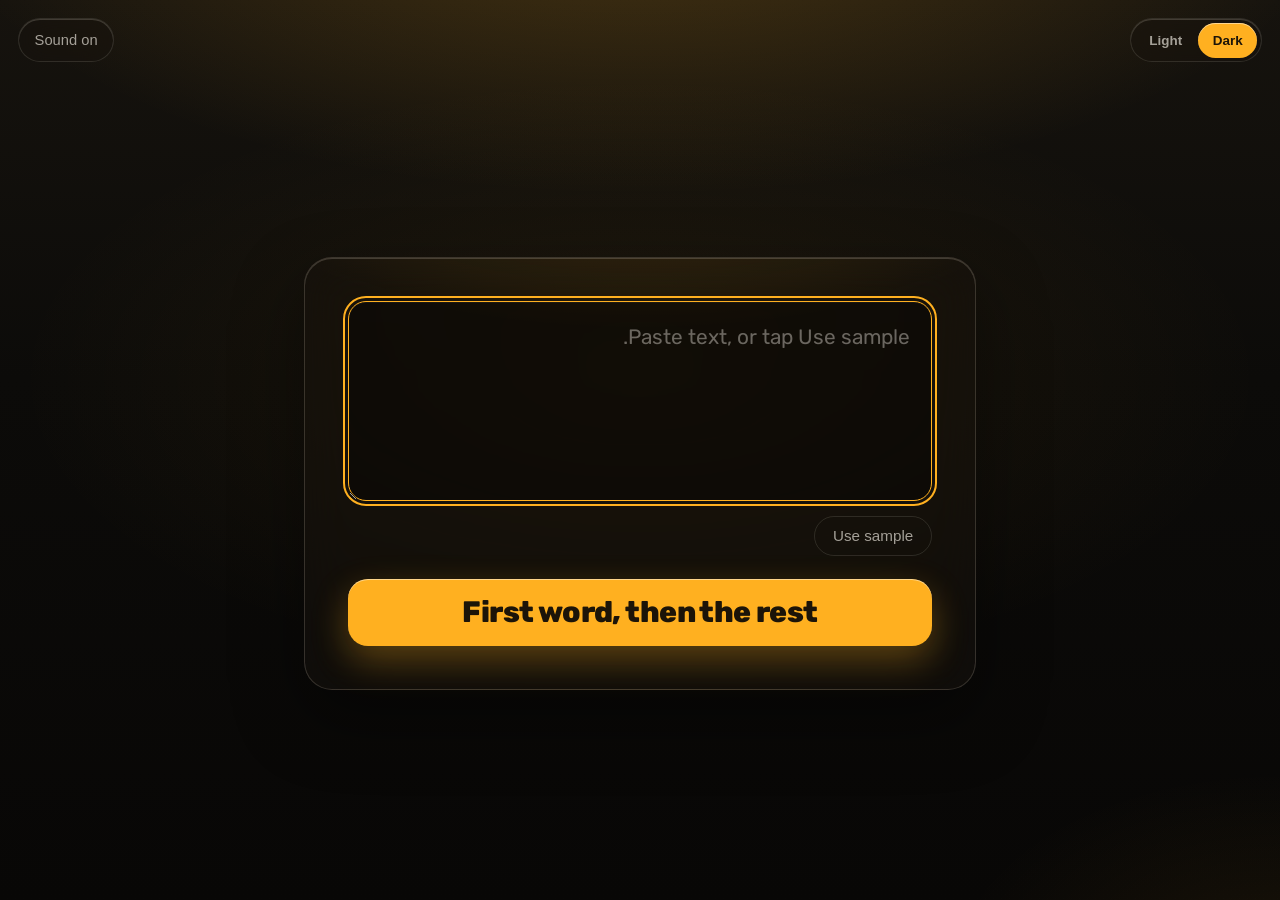
<file: index.html>
<!DOCTYPE html>
<html lang="en" dir="rtl" data-theme="dark">
<head>
  <meta charset="utf-8">
  <meta name="viewport" content="width=device-width, initial-scale=1, viewport-fit=cover, interactive-widget=resizes-content">
  <title>Hebrew typing</title>
  <link rel="icon" href="favicon.png?v=1" type="image/png">
  <meta name="description" content="Paste a passage and type it letter by letter.">
  <meta property="og:type" content="website">
  <meta property="og:title" content="Hebrew typing">
  <meta property="og:description" content="Paste a passage and type it letter by letter.">
  <meta property="og:url" content="https://pythongeek88.github.io/hebrew-typing-game/?v=2">
  <link rel="image_src" href="https://pythongeek88.github.io/hebrew-typing-game/preview.jpg">
  <meta property="og:image" content="https://pythongeek88.github.io/hebrew-typing-game/preview.jpg">
  <meta property="og:image:secure_url" content="https://pythongeek88.github.io/hebrew-typing-game/preview.jpg">
  <meta property="og:image:type" content="image/jpeg">
  <meta property="og:image:width" content="1200">
  <meta property="og:image:height" content="630">
  <meta property="og:image:alt" content="Amber Hebrew letter shin on a dark background">
  <meta itemprop="image" content="https://pythongeek88.github.io/hebrew-typing-game/preview.jpg">
  <meta name="twitter:card" content="summary_large_image">
  <meta name="twitter:title" content="Hebrew typing">
  <meta name="twitter:description" content="Paste a passage and type it letter by letter.">
  <meta name="twitter:image" content="https://pythongeek88.github.io/hebrew-typing-game/preview.jpg">
  <link rel="preconnect" href="https://fonts.googleapis.com">
  <link rel="preconnect" href="https://fonts.gstatic.com" crossorigin>
  <link href="https://fonts.googleapis.com/css2?family=Rubik:wght@400;500;600;700;800&amp;display=swap" rel="stylesheet">
  <link rel="stylesheet" href="css/styles.css">
</head>
<body>
  <button id="theme-switch" class="theme-switch" type="button" aria-label="Theme">
    <span data-theme-option="dark">Dark</span>
    <span data-theme-option="light">Light</span>
  </button>
  <button id="sound-toggle" class="sound-toggle" type="button" aria-pressed="true">Sound on</button>

  <section id="screen-setup" class="screen">
    <div class="panel">
      <textarea id="passage" dir="rtl" spellcheck="false"></textarea>
      <p id="empty-note" class="empty-note" hidden></p>
      <button id="use-sample" class="quiet" type="button">Use sample</button>
      <button id="start" class="start-button" type="button"></button>
    </div>
  </section>

  <section id="screen-play" class="screen screen-play" hidden tabindex="-1">
    <div class="stage">
      <div id="passage-strip" class="passage-strip" dir="rtl"></div>
      <p id="script-tag" class="script-tag" dir="ltr"></p>
      <div id="stage-word" class="stage-word"></div>
      <div id="space-step" class="space-step" hidden>
        <div class="spacebar">space</div>
      </div>
      <div class="play-meter">
        <div id="progress" class="progress" data-mark="0" aria-live="polite">
          <span id="progress-value">0%</span>
        </div>
        <div class="stats">
          <span id="stat-cpm"></span>
          <span id="stat-accuracy"></span>
        </div>
      </div>
      <button id="restart-play" class="quiet" type="button">Restart</button>
      <input id="key-catcher" class="key-catcher" type="text" enterkeyhint="done" autocomplete="off" autocorrect="off" autocapitalize="off" spellcheck="false" placeholder="Type here" aria-label="Type the next letter">
    </div>
  </section>

  <section id="screen-finish" class="screen" hidden>
    <div class="panel">
      <p id="finish-line"></p>
      <div id="finish-stats"></div>
      <div class="quiet-actions">
        <button id="restart-finish" class="quiet" type="button">Restart</button>
        <button id="edit-text" class="quiet" type="button">Edit text</button>
        <button id="clear-text" class="quiet" type="button">Clear text</button>
      </div>
    </div>
  </section>

  <script src="js/copy.js"></script>
  <script src="js/engine.js"></script>
  <script src="js/app.js"></script>
</body>
</html>
</file>
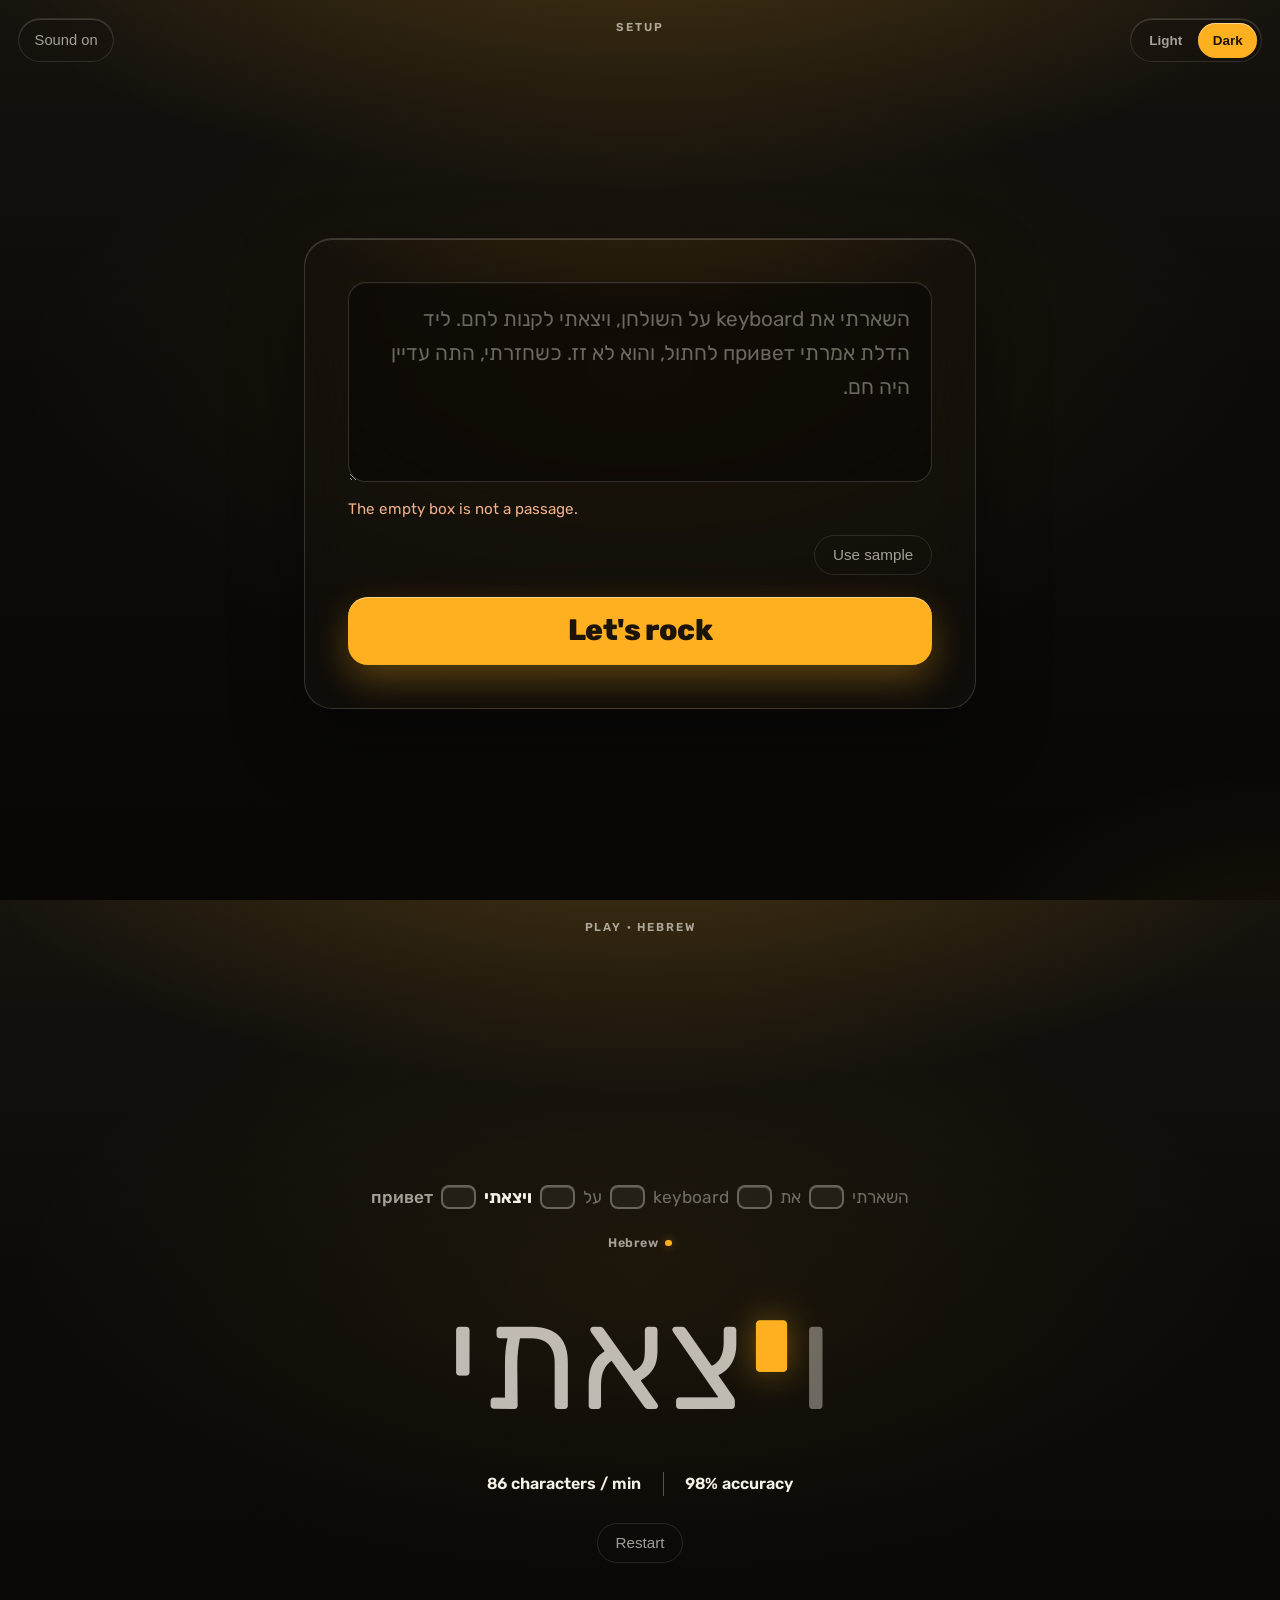
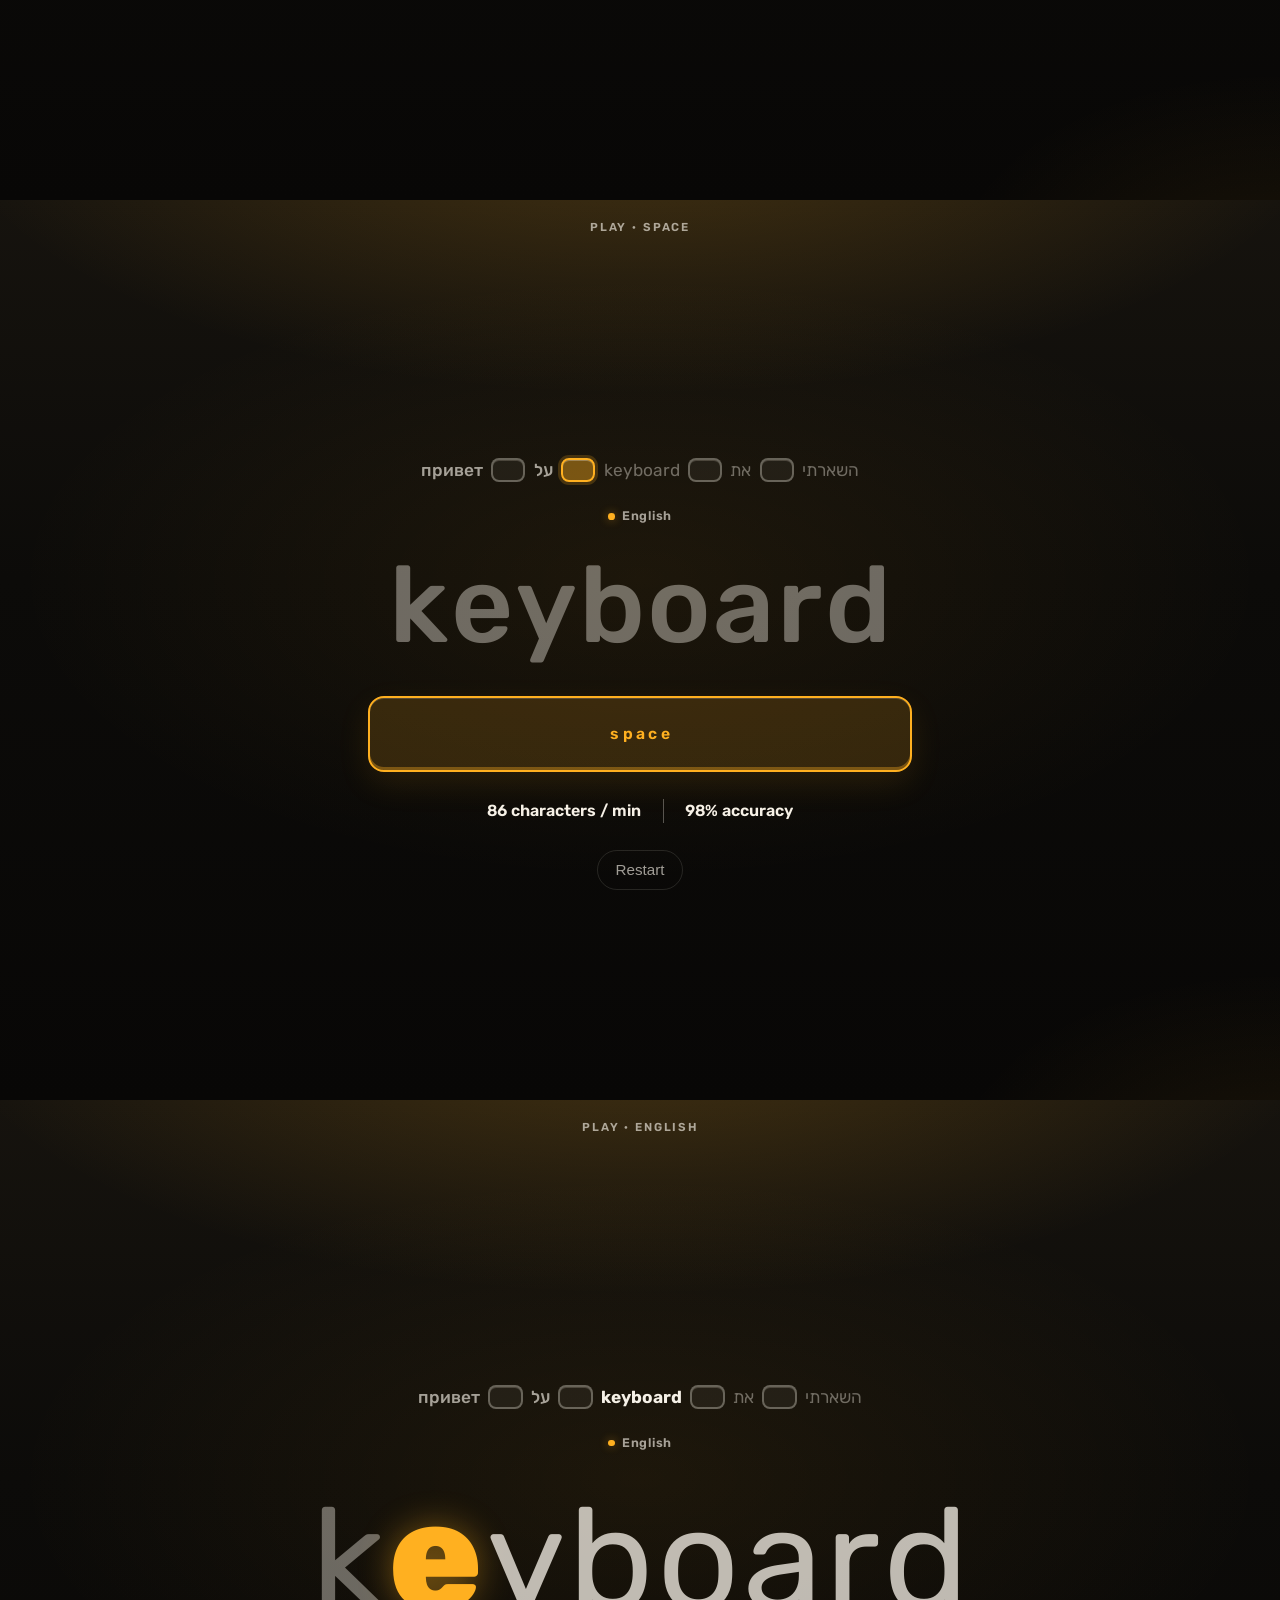
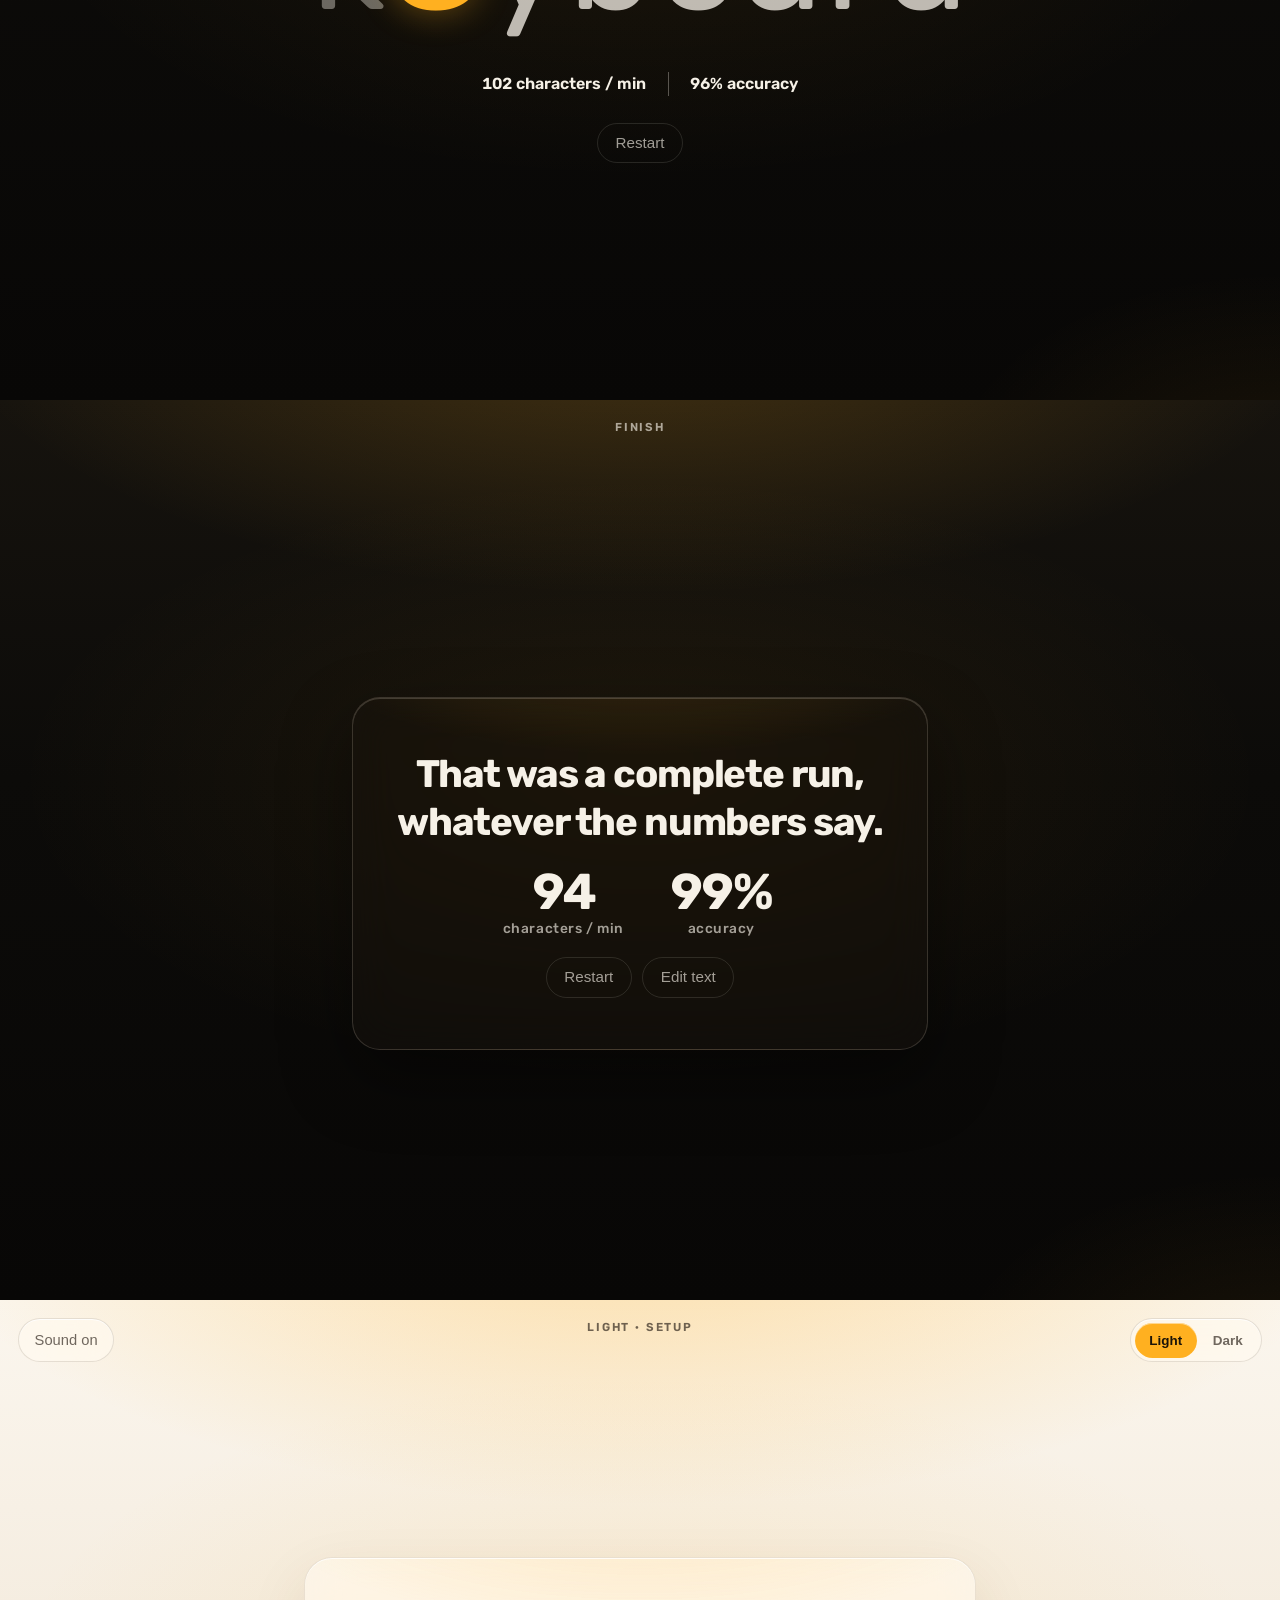
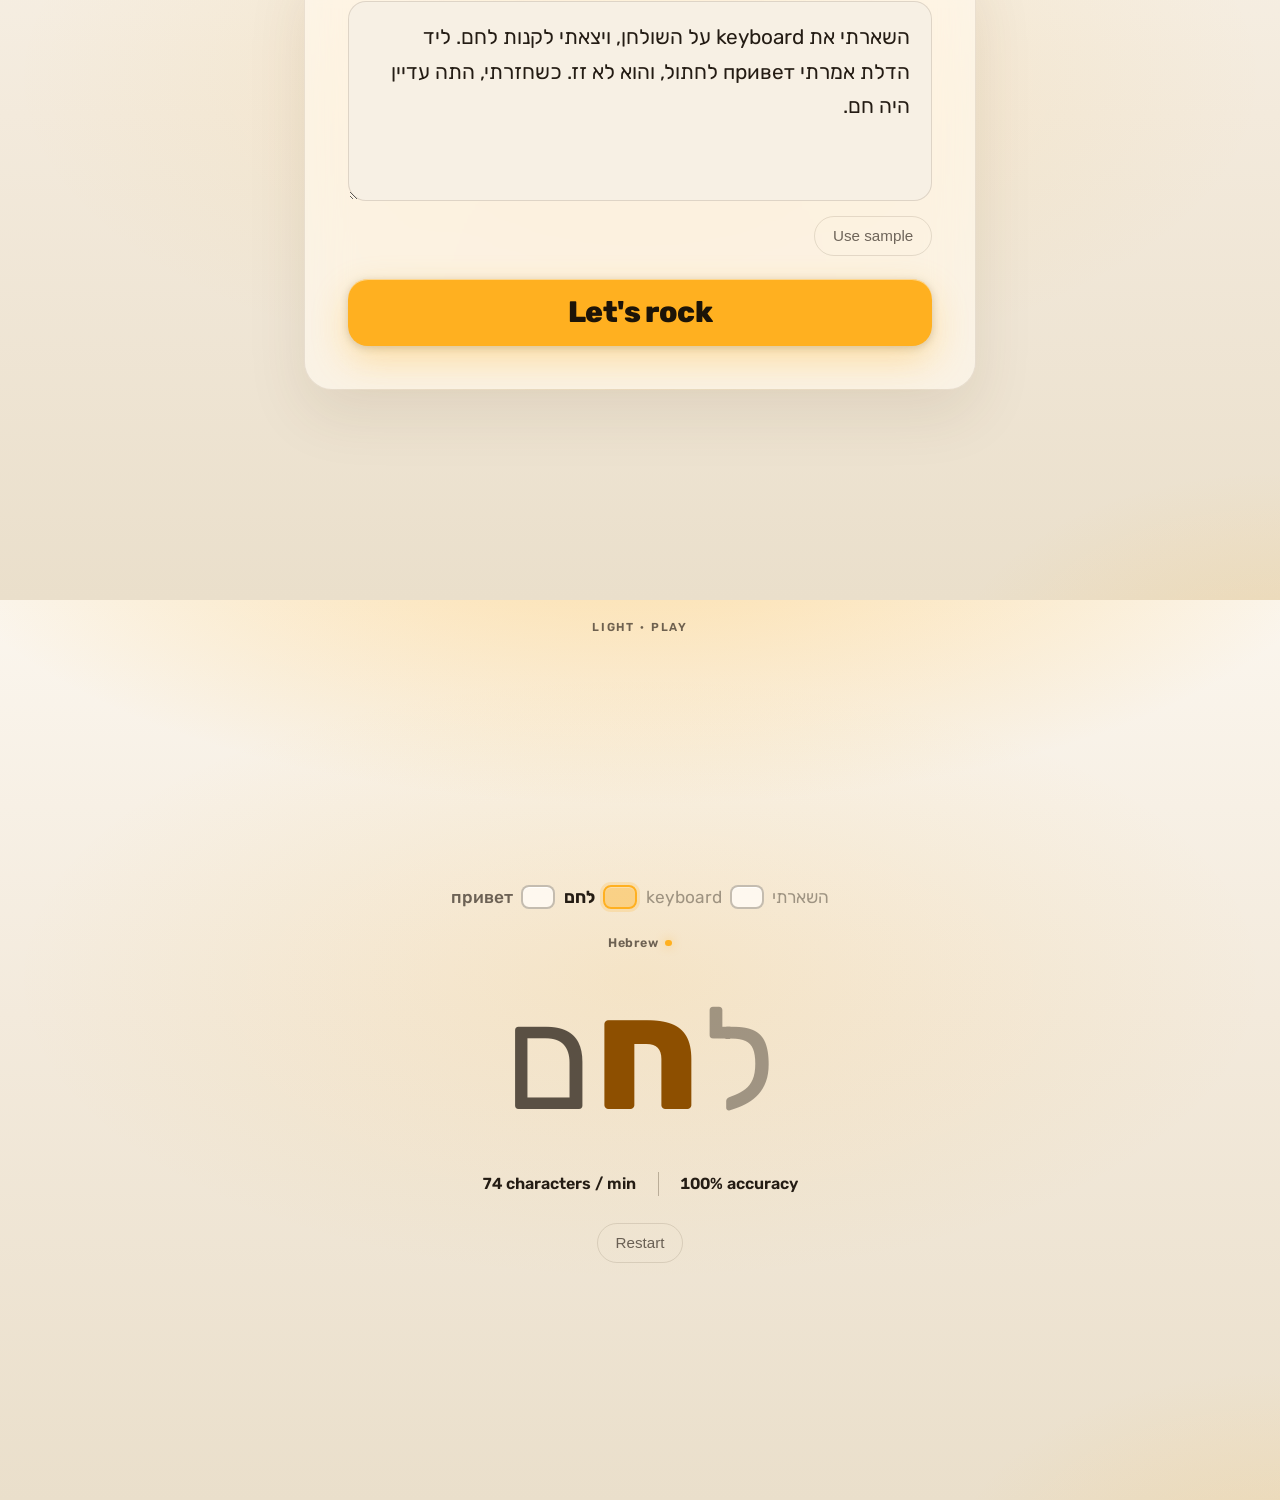
<file: css/markup-sketch.html>
<!DOCTYPE html>
<html lang="en" dir="rtl" data-theme="dark">
<head>
  <meta charset="utf-8">
  <meta name="viewport" content="width=device-width, initial-scale=1">
  <title>Hebrew typing — markup sketch</title>
  <link rel="preconnect" href="https://fonts.googleapis.com">
  <link rel="preconnect" href="https://fonts.gstatic.com" crossorigin>
  <link href="https://fonts.googleapis.com/css2?family=Rubik:wght@400;500;600;700;800&amp;display=swap" rel="stylesheet">
  <link rel="stylesheet" href="styles.css">
  <style>
    .sketch-caption {
      position: absolute;
      z-index: 6;
      top: 1.4rem;
      left: 50%;
      margin: 0;
      transform: translateX(-50%);
      color: var(--muted);
      font-size: 0.72rem;
      font-weight: 600;
      letter-spacing: 0.16em;
      line-height: 1;
      text-transform: uppercase;
      direction: ltr;
      pointer-events: none;
      white-space: nowrap;
    }

    .theme-example {
      position: relative;
    }
  </style>
</head>
<body>
  <button id="theme-switch" class="theme-switch" type="button">
    <span data-theme-option="dark">Dark</span>
    <span data-theme-option="light">Light</span>
  </button>
  <button id="sound-toggle" class="sound-toggle" type="button">Sound on</button>

  <section id="screen-setup" class="screen">
    <p class="sketch-caption" dir="ltr">setup</p>
    <div class="panel">
      <textarea id="passage" dir="rtl" spellcheck="false" placeholder="השארתי את keyboard על השולחן, ויצאתי לקנות לחם. ליד הדלת אמרתי привет לחתול, והוא לא זז. כשחזרתי, התה עדיין היה חם."></textarea>
      <p id="empty-note" class="empty-note">The empty box is not a passage.</p>
      <button id="use-sample" class="quiet" type="button">Use sample</button>
      <button id="start" class="start-button is-shake" type="button">Let's rock</button>
    </div>
  </section>

  <section id="screen-play" class="screen screen-play is-combo">
    <p class="sketch-caption" dir="ltr">play · hebrew</p>
    <div class="stage">
      <div id="passage-strip" class="passage-strip" dir="rtl">
        <span class="strip-word is-done" dir="rtl">השארתי</span>
        <span class="strip-space"></span>
        <span class="strip-word is-done" dir="rtl">את</span>
        <span class="strip-space"></span>
        <span class="strip-word is-done" dir="ltr">keyboard</span>
        <span class="strip-space"></span>
        <span class="strip-word is-done" dir="rtl">על</span>
        <span class="strip-space"></span>
        <span class="strip-word is-current" dir="rtl">ויצאתי</span>
        <span class="strip-space"></span>
        <span class="strip-word" dir="ltr">привет</span>
      </div>
      <p id="script-tag" class="script-tag">Hebrew</p>
      <div id="stage-word" class="stage-word" dir="rtl">
        <span class="letter is-done">ו</span><span class="letter is-next">י</span><span class="letter is-ahead">צ</span><span class="letter is-ahead">א</span><span class="letter is-ahead">ת</span><span class="letter is-ahead">י</span>
      </div>
      <div id="space-step" class="space-step" hidden>
        <div class="spacebar">space</div>
      </div>
      <div class="stats">
        <span id="stat-cpm">86 characters / min</span>
        <span id="stat-accuracy">98% accuracy</span>
      </div>
      <button id="restart-play" class="quiet" type="button">Restart</button>
    </div>
  </section>

  <section class="screen screen-play">
    <p class="sketch-caption" dir="ltr">play · space</p>
    <div class="stage">
      <div class="passage-strip" dir="rtl">
        <span class="strip-word is-done" dir="rtl">השארתי</span>
        <span class="strip-space"></span>
        <span class="strip-word is-done" dir="rtl">את</span>
        <span class="strip-space"></span>
        <span class="strip-word is-done" dir="ltr">keyboard</span>
        <span class="strip-space is-next"></span>
        <span class="strip-word" dir="rtl">על</span>
        <span class="strip-space"></span>
        <span class="strip-word" dir="ltr">привет</span>
      </div>
      <p class="script-tag" dir="ltr">English</p>
      <div class="stage-word is-settled" dir="ltr">
        <span class="letter is-done">k</span><span class="letter is-done">e</span><span class="letter is-done">y</span><span class="letter is-done">b</span><span class="letter is-done">o</span><span class="letter is-done">a</span><span class="letter is-done">r</span><span class="letter is-done">d</span>
      </div>
      <div class="space-step">
        <div class="spacebar">space</div>
      </div>
      <div class="stats">
        <span>86 characters / min</span>
        <span>98% accuracy</span>
      </div>
      <button class="quiet" type="button">Restart</button>
    </div>
  </section>

  <section class="screen screen-play is-error">
    <p class="sketch-caption" dir="ltr">play · english</p>
    <div class="stage">
      <div class="passage-strip" dir="rtl">
        <span class="strip-word is-done" dir="rtl">השארתי</span>
        <span class="strip-space"></span>
        <span class="strip-word is-done" dir="rtl">את</span>
        <span class="strip-space"></span>
        <span class="strip-word is-current" dir="ltr">keyboard</span>
        <span class="strip-space"></span>
        <span class="strip-word" dir="rtl">על</span>
        <span class="strip-space"></span>
        <span class="strip-word" dir="ltr">привет</span>
      </div>
      <p class="script-tag" dir="ltr">English</p>
      <div class="stage-word" dir="ltr">
        <span class="letter is-done">k</span><span class="letter is-next">e</span><span class="letter is-ahead">y</span><span class="letter is-ahead">b</span><span class="letter is-ahead">o</span><span class="letter is-ahead">a</span><span class="letter is-ahead">r</span><span class="letter is-ahead">d</span>
      </div>
      <div class="space-step" hidden>
        <div class="spacebar">space</div>
      </div>
      <div class="stats">
        <span>102 characters / min</span>
        <span>96% accuracy</span>
      </div>
      <button class="quiet" type="button">Restart</button>
    </div>
  </section>

  <section id="screen-finish" class="screen is-burst">
    <p class="sketch-caption" dir="ltr">finish</p>
    <div class="panel">
      <p id="finish-line">That was a complete run, whatever the numbers say.</p>
      <div id="finish-stats">
        <span>94<small>characters / min</small></span>
        <span>99%<small>accuracy</small></span>
      </div>
      <div class="quiet-actions">
        <button id="restart-finish" class="quiet" type="button">Restart</button>
        <button id="edit-text" class="quiet" type="button">Edit text</button>
      </div>
    </div>
  </section>

  <div class="theme-example" data-theme="light">
    <button class="theme-switch" type="button">
      <span data-theme-option="dark">Dark</span>
      <span data-theme-option="light">Light</span>
    </button>
    <button class="sound-toggle" type="button">Sound on</button>

    <section class="screen">
      <p class="sketch-caption" dir="ltr">light · setup</p>
      <div class="panel">
        <textarea class="passage" dir="rtl" spellcheck="false" placeholder="השארתי את keyboard על השולחן, ויצאתי לקנות לחם. ליד הדלת אמרתי привет לחתול, והוא לא זז. כשחזרתי, התה עדיין היה חם.">השארתי את keyboard על השולחן, ויצאתי לקנות לחם. ליד הדלת אמרתי привет לחתול, והוא לא זז. כשחזרתי, התה עדיין היה חם.</textarea>
        <p class="empty-note" hidden>The empty box is not a passage.</p>
        <button class="quiet" type="button">Use sample</button>
        <button class="start-button" type="button">Let's rock</button>
      </div>
    </section>

    <section class="screen screen-play">
      <p class="sketch-caption" dir="ltr">light · play</p>
      <div class="stage">
        <div class="passage-strip" dir="rtl">
          <span class="strip-word is-done" dir="rtl">השארתי</span>
          <span class="strip-space"></span>
          <span class="strip-word is-done" dir="ltr">keyboard</span>
          <span class="strip-space is-next"></span>
          <span class="strip-word is-current" dir="rtl">לחם</span>
          <span class="strip-space"></span>
          <span class="strip-word" dir="ltr">привет</span>
        </div>
        <p class="script-tag">Hebrew</p>
        <div class="stage-word" dir="rtl">
          <span class="letter is-done">ל</span><span class="letter is-next">ח</span><span class="letter is-ahead">ם</span>
        </div>
        <div class="space-step" hidden>
          <div class="spacebar">space</div>
        </div>
        <div class="stats">
          <span>74 characters / min</span>
          <span>100% accuracy</span>
        </div>
        <button class="quiet" type="button">Restart</button>
      </div>
    </section>
  </div>
</body>
</html>
</file>
<file: css/styles.css>
/* Hebrew typing — visual system
   One accent: electric amber #ffb020.
   Dark is the default. Light is warm paper.
   Dark next-letter ink is #ffb020. On warm paper the ink is #8d4f00. */

:root,
html[data-theme="dark"],
[data-theme="dark"] {
  color-scheme: dark;
  --bg: #0c0b09;
  --bg-top: #16130e;
  --bg-bottom: #080706;
  --glow: rgba(255, 176, 32, 0.22);
  --glow-far: rgba(255, 176, 32, 0.07);
  --text: #f6f1e7;
  --muted: rgba(246, 241, 231, 0.64);
  --faint: rgba(246, 241, 231, 0.4);
  --done: rgba(246, 241, 231, 0.4);
  --ahead: rgba(246, 241, 231, 0.76);
  --line: rgba(246, 241, 231, 0.12);
  --line-strong: rgba(246, 241, 231, 0.32);
  --accent: #ffb020;
  --accent-ink: #ffb020;
  --accent-label: #ffb020;
  --ink-shadow: 0 0 0.22em rgba(255, 176, 32, 0.42);
  --accent-soft: rgba(255, 176, 32, 0.16);
  --accent-ring: rgba(255, 176, 32, 0.45);
  --on-accent: #1c1408;
  --note: #f0b08a;
  --flash: rgba(255, 64, 48, 0.22);
  --glass: rgba(22, 18, 14, 0.5);
  --glass-border: rgba(255, 236, 214, 0.16);
  --glass-highlight: rgba(255, 244, 226, 0.18);
  --glass-hover: rgba(255, 248, 236, 0.06);
  --sheen: rgba(255, 176, 32, 0.16);
  --key: rgba(255, 248, 236, 0.05);
  --shadow: 0 28px 70px rgba(0, 0, 0, 0.42);
  --input: rgba(0, 0, 0, 0.34);
  --input-border: rgba(246, 241, 231, 0.16);
  --bg-image:
    radial-gradient(ellipse 70% 48% at 50% 42%, rgba(255, 176, 32, 0.07), transparent 70%),
    radial-gradient(ellipse 95% 58% at 50% -12%, var(--glow), transparent 58%),
    radial-gradient(ellipse 42% 36% at 100% 108%, var(--glow-far), transparent 62%),
    linear-gradient(180deg, var(--bg-top), var(--bg) 42%, var(--bg-bottom));
}

html[data-theme="light"],
[data-theme="light"] {
  color-scheme: light;
  --bg: #f3eadc;
  --bg-top: #fbf6ee;
  --bg-bottom: #eadfcb;
  --glow: rgba(255, 176, 32, 0.38);
  --glow-far: rgba(255, 176, 32, 0.14);
  --text: #241c14;
  --muted: rgba(36, 28, 20, 0.66);
  --faint: rgba(36, 28, 20, 0.42);
  --done: rgba(36, 28, 20, 0.4);
  --ahead: rgba(36, 28, 20, 0.74);
  --line: rgba(48, 32, 12, 0.12);
  --line-strong: rgba(48, 32, 12, 0.28);
  --accent: #ffb020;
  --accent-ink: #8d4f00;
  --accent-label: #8d4f00;
  --ink-shadow: none;
  --accent-soft: rgba(255, 176, 32, 0.24);
  --accent-ring: rgba(255, 176, 32, 0.5);
  --on-accent: #1c1408;
  --note: #9a4e28;
  --flash: rgba(196, 42, 28, 0.24);
  --glass: rgba(255, 250, 242, 0.62);
  --glass-border: rgba(72, 46, 14, 0.1);
  --glass-highlight: rgba(255, 255, 255, 0.8);
  --glass-hover: rgba(255, 255, 255, 0.4);
  --sheen: rgba(255, 176, 32, 0.2);
  --key: rgba(255, 252, 246, 0.82);
  --shadow: 0 24px 60px rgba(92, 58, 16, 0.1);
  --input: #f7f0e4;
  --input-border: rgba(72, 46, 14, 0.14);
  --bg-image:
    radial-gradient(ellipse 70% 48% at 50% 42%, rgba(255, 176, 32, 0.12), transparent 70%),
    radial-gradient(ellipse 95% 58% at 50% -12%, var(--glow), transparent 60%),
    radial-gradient(ellipse 42% 36% at 100% 108%, var(--glow-far), transparent 62%),
    linear-gradient(180deg, var(--bg-top), var(--bg) 46%, var(--bg-bottom));
}

*,
*::before,
*::after {
  box-sizing: border-box;
}

html {
  -webkit-text-size-adjust: 100%;
  text-size-adjust: 100%;
}

html,
body {
  margin: 0;
  min-height: 100%;
}

body {
  position: relative;
  min-height: 100vh;
  min-height: 100dvh;
  font-family: Rubik, system-ui, sans-serif;
  font-size: 1.0625rem;
  font-weight: 400;
  line-height: 1.5;
  color: var(--text);
  background-color: var(--bg);
  background-image: var(--bg-image);
  -webkit-font-smoothing: antialiased;
  text-rendering: optimizeLegibility;
}

::selection {
  background: var(--accent);
  color: var(--on-accent);
}

:focus:not(:focus-visible) {
  outline: none;
}

:focus-visible {
  outline: 2px solid var(--accent);
  outline-offset: 3px;
}

#start,
.start-button,
.empty-note,
.stats,
#finish-line,
#finish-stats,
.quiet,
.quiet-actions {
  direction: ltr;
}

button {
  font-size: inherit;
  line-height: 1.2;
  color: inherit;
  background: none;
  border: 0;
  padding: 0;
  cursor: pointer;
  -webkit-tap-highlight-color: transparent;
}

.screen[hidden],
.space-step[hidden],
.empty-note[hidden],
.script-tag[hidden] {
  display: none !important;
}

/* Chrome ---------------------------------------------------------------- */

.theme-switch {
  position: absolute;
  z-index: 20;
  top: 1.15rem;
  inset-inline-start: 1.15rem;
  display: inline-flex;
  align-items: stretch;
  height: 2.75rem;
  padding: 0.22rem;
  gap: 0.12rem;
  border: 1px solid var(--line);
  border-radius: 999px;
  background: var(--glass);
  box-shadow: inset 0 1px 0 var(--glass-highlight);
  backdrop-filter: blur(16px) saturate(140%);
  -webkit-backdrop-filter: blur(16px) saturate(140%);
}

.theme-switch span {
  display: grid;
  place-items: center;
  min-width: 3.5rem;
  padding: 0 0.9rem;
  border-radius: 999px;
  color: var(--muted);
  font-size: 0.84rem;
  font-weight: 600;
  line-height: 1;
  white-space: nowrap;
}

#sound-toggle,
.sound-toggle {
  position: absolute;
  z-index: 20;
  top: 1.15rem;
  inset-inline-end: 1.15rem;
  display: inline-flex;
  align-items: center;
  justify-content: center;
  width: auto;
  height: 2.75rem;
  padding: 0 0.95rem;
  border: 1px solid var(--line);
  border-radius: 999px;
  background: var(--glass);
  color: var(--muted);
  font-size: 0.92rem;
  font-weight: 500;
  line-height: 1;
  white-space: nowrap;
  box-shadow: inset 0 1px 0 var(--glass-highlight);
  backdrop-filter: blur(16px) saturate(140%);
  -webkit-backdrop-filter: blur(16px) saturate(140%);
}

/* Active side follows the nearest theme, including a nested light example. */
[data-theme="dark"] .theme-switch [data-theme-option="dark"],
[data-theme="light"] .theme-switch [data-theme-option="light"] {
  background: var(--accent);
  color: var(--on-accent);
  font-weight: 700;
  box-shadow: inset 0 1px 0 rgba(255, 255, 255, 0.5);
}

[data-theme="light"] .theme-switch [data-theme-option="dark"] {
  background: transparent;
  color: var(--muted);
  font-weight: 600;
  box-shadow: none;
}

/* Screens --------------------------------------------------------------- */

.screen {
  position: relative;
  min-height: 100vh;
  min-height: 100dvh;
  display: grid;
  place-items: center;
  padding: 5.75rem 1.4rem 2.8rem;
  background-color: var(--bg);
  background-image: var(--bg-image);
  color: var(--text);
}

.panel {
  position: relative;
  z-index: 1;
  width: min(42rem, 100%);
  display: flex;
  flex-direction: column;
  align-items: stretch;
  gap: 0.95rem;
  padding: clamp(1.45rem, 4vw, 2.7rem);
  border: 1px solid var(--glass-border);
  border-radius: 28px;
  background:
    radial-gradient(120% 70% at 50% -20%, var(--sheen), transparent 52%),
    var(--glass);
  box-shadow:
    var(--shadow),
    inset 0 1px 0 var(--glass-highlight);
  backdrop-filter: blur(22px) saturate(150%);
  -webkit-backdrop-filter: blur(22px) saturate(150%);
}

/* Setup ----------------------------------------------------------------- */

#passage,
.panel textarea {
  display: block;
  width: 100%;
  min-height: 12.5rem;
  margin: 0;
  padding: 1.15rem 1.3rem;
  resize: vertical;
  border: 1px solid var(--input-border);
  border-radius: 18px;
  background: var(--input);
  color: var(--text);
  caret-color: var(--accent-ink);
  font-family: Rubik, system-ui, sans-serif;
  font-size: 1.3rem;
  font-weight: 400;
  line-height: 1.65;
  direction: rtl;
  box-shadow: inset 0 1px 0 rgba(255, 255, 255, 0.04);
}

#passage::placeholder,
.panel textarea::placeholder {
  color: var(--faint);
  opacity: 1;
}

.empty-note {
  margin: 0;
  color: var(--note);
  font-size: 0.95rem;
  line-height: 1.45;
}

.empty-note:empty {
  display: none;
}

#use-sample,
#restart-play,
#restart-finish,
#edit-text,
#clear-text,
.quiet {
  align-self: flex-start;
  border: 1px solid var(--line);
  border-radius: 999px;
  background: transparent;
  color: var(--muted);
  padding: 0.62rem 1.1rem;
  font-size: 0.95rem;
  font-weight: 500;
  letter-spacing: 0;
  box-shadow: none;
}

#start,
.start-button {
  align-self: stretch;
  width: 100%;
  margin-top: 0.45rem;
  padding: 0.95rem 1.15rem 1.05rem;
  border: 0;
  border-radius: 20px;
  background: var(--accent);
  color: var(--on-accent);
  font-family: Rubik, system-ui, sans-serif;
  font-size: clamp(1.2rem, 2.5vw, 1.85rem);
  font-weight: 800;
  line-height: 1.2;
  letter-spacing: -0.02em;
  white-space: normal;
  text-wrap: balance;
  overflow: visible;
  box-shadow:
    inset 0 1px 0 rgba(255, 255, 255, 0.48),
    0 14px 36px rgba(255, 176, 32, 0.32),
    0 2px 8px rgba(0, 0, 0, 0.18);
}

#start:focus-visible,
.start-button:focus-visible {
  outline-color: var(--text);
  outline-offset: 4px;
}

/* Play ------------------------------------------------------------------ */

#screen-play,
.screen-play {
  align-content: center;
}

.stage {
  position: relative;
  width: min(72rem, 100%);
  display: flex;
  flex-direction: column;
  align-items: center;
  justify-content: center;
  gap: clamp(1.15rem, 3vh, 2.15rem);
}

#passage-strip,
.passage-strip {
  width: min(52rem, 100%);
  display: flex;
  flex-wrap: wrap;
  justify-content: center;
  align-items: center;
  gap: 0.55rem 0.4rem;
  margin: 0;
  font-size: 1.08rem;
  line-height: 1.4;
  user-select: none;
}

.strip-group {
  display: inline-flex;
  align-items: baseline;
}

.strip-word {
  color: var(--muted);
  font-weight: 500;
  padding: 0.05rem 0.12rem;
  border-radius: 0.3rem;
}

.strip-word.is-done {
  color: var(--faint);
  font-weight: 400;
}

.strip-word.is-current {
  color: var(--text);
  font-weight: 700;
}

.strip-space {
  flex: 0 0 auto;
  display: inline-block;
  width: 2.15rem;
  height: 1.5rem;
  border: 2px solid var(--line-strong);
  border-radius: 8px;
  background: var(--key);
  box-shadow: inset 0 1px 0 var(--glass-highlight);
}

.strip-space.is-next {
  border-color: var(--accent);
  background: rgba(255, 176, 32, 0.42);
  box-shadow:
    inset 0 1px 0 rgba(255, 255, 255, 0.28),
    0 0 0 3px rgba(255, 176, 32, 0.2);
}

#script-tag,
.script-tag {
  display: inline-flex;
  align-items: center;
  gap: 0.45rem;
  margin: 0;
  color: var(--muted);
  font-size: 0.78rem;
  font-weight: 600;
  letter-spacing: 0.06em;
  line-height: 1;
}

.script-tag::before {
  content: "";
  width: 0.42rem;
  height: 0.42rem;
  border-radius: 50%;
  background: var(--accent);
  box-shadow: 0 0 10px var(--accent-ring);
}

.progress {
  --mark: var(--accent);
  width: clamp(6.4rem, 22vw, 9rem);
  height: clamp(6.4rem, 22vw, 9rem);
  display: grid;
  place-items: center;
  border-radius: 50%;
  border: 4px solid var(--accent);
  background:
    radial-gradient(circle at 50% 38%, var(--accent-soft), transparent 68%),
    var(--key);
  box-shadow: 0 0 0 8px var(--accent-soft), 0 16px 40px rgba(255, 176, 32, 0.16);
  color: var(--accent-ink);
  font-weight: 800;
  font-size: clamp(1.7rem, 5vw, 2.6rem);
  letter-spacing: -0.04em;
  line-height: 1;
  direction: ltr;
  font-variant-numeric: tabular-nums;
}

.progress.is-celebrate {
  color: var(--mark);
  border-color: var(--mark);
  box-shadow:
    0 0 0 12px color-mix(in srgb, var(--mark) 28%, transparent),
    0 18px 48px color-mix(in srgb, var(--mark) 36%, transparent);
  animation: progress-pop 0.95s ease;
}

.progress[data-mark="10"] { --mark: #ffb020; }
.progress[data-mark="20"] { --mark: #ff5a36; }
.progress[data-mark="30"] { --mark: #3db8ff; }
.progress[data-mark="40"] { --mark: #f2c14e; }
.progress[data-mark="50"] { --mark: #c06bff; }
.progress[data-mark="60"] { --mark: #2ec4b6; }
.progress[data-mark="70"] { --mark: #8bd450; }
.progress[data-mark="80"] { --mark: #ff6b9a; }
.progress[data-mark="90"] { --mark: #7c8cff; }
.progress[data-mark="100"] { --mark: #ffb020; }

[data-theme="light"] .progress[data-mark="10"],
[data-theme="light"] .progress[data-mark="40"],
[data-theme="light"] .progress[data-mark="70"],
[data-theme="light"] .progress[data-mark="100"] {
  --mark: #8d4f00;
}
[data-theme="light"] .progress[data-mark="20"] { --mark: #c43716; }
[data-theme="light"] .progress[data-mark="30"] { --mark: #0b6ea8; }
[data-theme="light"] .progress[data-mark="50"] { --mark: #7a34c4; }
[data-theme="light"] .progress[data-mark="60"] { --mark: #0e7c72; }
[data-theme="light"] .progress[data-mark="80"] { --mark: #c4316a; }
[data-theme="light"] .progress[data-mark="90"] { --mark: #3a46c8; }

@keyframes progress-pop {
  0% { transform: scale(0.84); }
  42% { transform: scale(1.12); }
  100% { transform: scale(1); }
}

.key-catcher {
  width: min(28rem, 100%);
  min-height: 3.25rem;
  margin: 0;
  padding: 0.75rem 1rem;
  border: 1px solid var(--line);
  border-radius: 999px;
  background: var(--input);
  color: var(--text);
  font: 400 16px/1.3 Rubik, system-ui, sans-serif;
  text-align: center;
  direction: ltr;
}

.key-catcher::placeholder {
  color: var(--faint);
}

#stage-word,
.stage-word {
  width: 100%;
  display: flex;
  flex-wrap: wrap;
  justify-content: center;
  align-items: baseline;
  gap: 0.02em;
  margin: 0;
  padding-block: 0.06em 0.12em;
  font-family: Rubik, system-ui, sans-serif;
  font-size: clamp(4rem, 12vw, 9rem);
  font-weight: 500;
  line-height: 0.92;
  letter-spacing: 0;
  text-align: center;
  user-select: none;
}

.letter {
  display: inline-block;
  font-weight: 500;
  line-height: inherit;
}

.letter.is-done {
  color: var(--done);
  font-weight: 400;
}

.letter.is-next {
  color: var(--accent-ink);
  font-weight: 800;
  font-size: 1.08em;
  text-shadow: var(--ink-shadow);
}

.letter.is-ahead {
  color: var(--ahead);
  font-weight: 400;
}

.stage-word.is-settled {
  font-size: clamp(3.15rem, 8.6vw, 6.75rem);
}

.stage-word.is-settled .letter,
.stage-word.is-settled .letter.is-done,
.stage-word.is-settled .letter.is-next,
.stage-word.is-settled .letter.is-ahead {
  color: var(--faint);
  font-weight: 500;
  font-size: 1em;
  text-shadow: none;
}

#space-step,
.space-step {
  display: grid;
  place-items: center;
  width: 100%;
}

.spacebar {
  position: relative;
  display: grid;
  place-items: center;
  width: min(34rem, 88vw);
  height: 4.75rem;
  margin: 0;
  border: 2px solid var(--accent);
  border-radius: 16px;
  background: var(--accent-soft);
  color: var(--accent-label);
  direction: ltr;
  font-family: Rubik, system-ui, sans-serif;
  font-size: 0.98rem;
  font-weight: 600;
  letter-spacing: 0.22em;
  line-height: 1;
  text-indent: 0.22em;
  user-select: none;
  box-shadow:
    inset 0 -3px 0 rgba(255, 176, 32, 0.35),
    inset 0 1px 0 rgba(255, 255, 255, 0.16),
    0 12px 32px rgba(255, 176, 32, 0.1);
}

.play-meter {
  display: flex;
  flex-direction: column;
  align-items: center;
  gap: 0.55rem;
}

.stats {
  display: flex;
  flex-wrap: wrap;
  justify-content: center;
  align-items: baseline;
  gap: 0.35rem 0;
  margin: 0;
  color: var(--muted);
  font-size: 1rem;
  font-variant-numeric: tabular-nums;
}

.stats span {
  font-weight: 600;
  color: var(--text);
}

.stats span + span {
  margin-inline-start: 1.35rem;
  padding-inline-start: 1.35rem;
  border-inline-start: 1px solid var(--line-strong);
}

#screen-play .quiet,
.screen-play .quiet,
#restart-play {
  align-self: center;
}

/* Finish ---------------------------------------------------------------- */

#screen-finish .panel {
  width: min(36rem, 100%);
  align-items: center;
  text-align: center;
  gap: 1.35rem;
  padding-block: clamp(2rem, 6vh, 3.2rem);
}

#finish-line {
  margin: 0;
  max-width: 100%;
  overflow: visible;
  font-size: clamp(1.28rem, 3.4vw, 2.4rem);
  font-weight: 700;
  line-height: 1.25;
  letter-spacing: -0.03em;
  white-space: normal;
  text-wrap: balance;
}

#finish-stats {
  display: flex;
  flex-wrap: wrap;
  justify-content: center;
  gap: 1.25rem 2.6rem;
  width: 100%;
  margin: 0;
  font-variant-numeric: tabular-nums;
}

#finish-stats > * {
  display: grid;
  justify-items: center;
  gap: 0.28rem;
  min-width: 7rem;
  color: var(--text);
  font-size: clamp(2rem, 5vw, 3.15rem);
  font-weight: 700;
  letter-spacing: -0.03em;
  line-height: 1;
}

#finish-stats small {
  font-size: 0.86rem;
  font-weight: 500;
  letter-spacing: 0.04em;
  color: var(--muted);
}

.quiet-actions {
  display: flex;
  flex-wrap: wrap;
  justify-content: center;
  gap: 0.65rem;
  width: 100%;
}

#screen-finish .quiet,
.quiet-actions .quiet {
  align-self: center;
}

/* Motion ---------------------------------------------------------------- */

.start-button.is-shake {
  animation: shake-x 0.42s ease-in-out;
}

#screen-play.is-error::before,
.screen-play.is-error::before,
.stage.is-error::before {
  content: "";
  position: absolute;
  inset: 0;
  z-index: 4;
  background: var(--flash);
  opacity: 0;
  pointer-events: none;
  animation: error-flash 520ms ease-out;
}

.screen.is-burst {
  overflow: hidden;
}

#finish-line,
#screen-finish .panel {
  overflow: visible;
  max-height: none;
}

#screen-finish.is-burst::before,
#screen-finish.is-burst::after,
.screen.is-burst::before,
.screen.is-burst::after {
  content: "";
  position: absolute;
  z-index: 0;
  top: 46%;
  left: 50%;
  width: 12rem;
  height: 12rem;
  border: 3px solid var(--accent);
  border-radius: 50%;
  pointer-events: none;
  opacity: 0;
  transform: translate(-50%, -50%) scale(0.2);
  box-shadow: 0 0 28px var(--accent-ring);
  animation: burst-ring 1.2s ease-out both;
}

#screen-finish.is-burst::after,
.screen.is-burst::after {
  width: 18rem;
  height: 18rem;
  border-width: 2px;
  background: radial-gradient(circle, rgba(255, 176, 32, 0.42), transparent 64%);
  animation-delay: 0.16s;
  box-shadow: none;
}

@keyframes shake-x {
  0%,
  100% {
    transform: translateX(0);
  }
  16% {
    transform: translateX(-8px);
  }
  32% {
    transform: translateX(7px);
  }
  48% {
    transform: translateX(-5px);
  }
  64% {
    transform: translateX(4px);
  }
  80% {
    transform: translateX(-2px);
  }
}

@keyframes error-flash {
  0% {
    opacity: 0;
  }
  16% {
    opacity: 1;
  }
  100% {
    opacity: 0;
  }
}

@keyframes burst-ring {
  0% {
    opacity: 0.85;
    transform: translate(-50%, -50%) scale(0.18);
  }
  100% {
    opacity: 0;
    transform: translate(-50%, -50%) scale(5.4);
  }
}

@media (hover: hover) and (pointer: fine) {
  .theme-switch:hover,
  #sound-toggle:hover,
  .sound-toggle:hover {
    border-color: var(--line-strong);
  }

  #use-sample:hover,
  #restart-play:hover,
  #restart-finish:hover,
  #edit-text:hover,
  #clear-text:hover,
  .quiet:hover {
    color: var(--text);
    border-color: var(--line-strong);
    background: var(--glass-hover);
  }

  #start:hover,
  .start-button:hover {
    filter: brightness(1.06);
    transform: translateY(-1px);
  }
}

#start:active,
.start-button:active {
  transform: translateY(1px);
  filter: brightness(0.98);
}

#passage:focus-visible,
.panel textarea:focus-visible {
  outline: 2px solid var(--accent);
  outline-offset: 3px;
  border-color: var(--accent);
}

@media (max-width: 640px) {
  .theme-switch,
  #sound-toggle {
    top: calc(0.55rem + env(safe-area-inset-top));
  }

  .screen {
    padding-top: calc(4.8rem + env(safe-area-inset-top));
    padding-bottom: calc(1rem + env(safe-area-inset-bottom));
  }

  .theme-switch span {
    min-width: 2.9rem;
    padding-inline: 0.7rem;
    font-size: 0.78rem;
  }

  .panel {
    border-radius: 22px;
  }

  #passage,
  .panel textarea {
    min-height: 9.5rem;
    font-size: 16px;
  }

  #stage-word,
  .stage-word {
    font-size: clamp(2.5rem, 13vw, 4.4rem);
  }

  .progress {
    width: 5.6rem;
    height: 5.6rem;
    font-size: 1.35rem;
  }

  .stats span + span {
    margin-inline-start: 0.85rem;
    padding-inline-start: 0.85rem;
  }

  #start,
  .start-button,
  .quiet,
  .key-catcher {
    min-height: 3rem;
  }
}

@media (max-height: 740px) {
  .screen {
    padding-top: 4.6rem;
    padding-bottom: 1.6rem;
  }

  #passage,
  .panel textarea {
    min-height: 8rem;
  }

  .stage {
    gap: 0.85rem;
  }
}

@media (prefers-reduced-motion: reduce) {
  .start-button.is-shake {
    animation: none;
    transform: none;
  }

  .progress.is-celebrate {
    animation: none;
  }

  #screen-finish.is-burst::before,
  #screen-finish.is-burst::after,
  .screen.is-burst::before,
  .screen.is-burst::after {
    animation: none;
    opacity: 0;
  }

  #screen-play.is-error::before,
  .screen-play.is-error::before,
  .stage.is-error::before {
    animation: none;
    opacity: 1;
  }

  .spacebar {
    opacity: 1;
  }

  #start,
  .start-button,
  .quiet,
  .theme-switch,
  #sound-toggle,
  .sound-toggle {
    transition: none;
  }
}

@media (forced-colors: active) {
  .panel,
  .theme-switch,
  #sound-toggle,
  .sound-toggle,
  .strip-space,
  .spacebar,
  #start,
  .start-button,
  .quiet {
    border: 1px solid CanvasText;
  }

  .letter.is-next,
  .strip-space.is-next,
  .spacebar {
    color: Highlight;
  }
}
</file>
